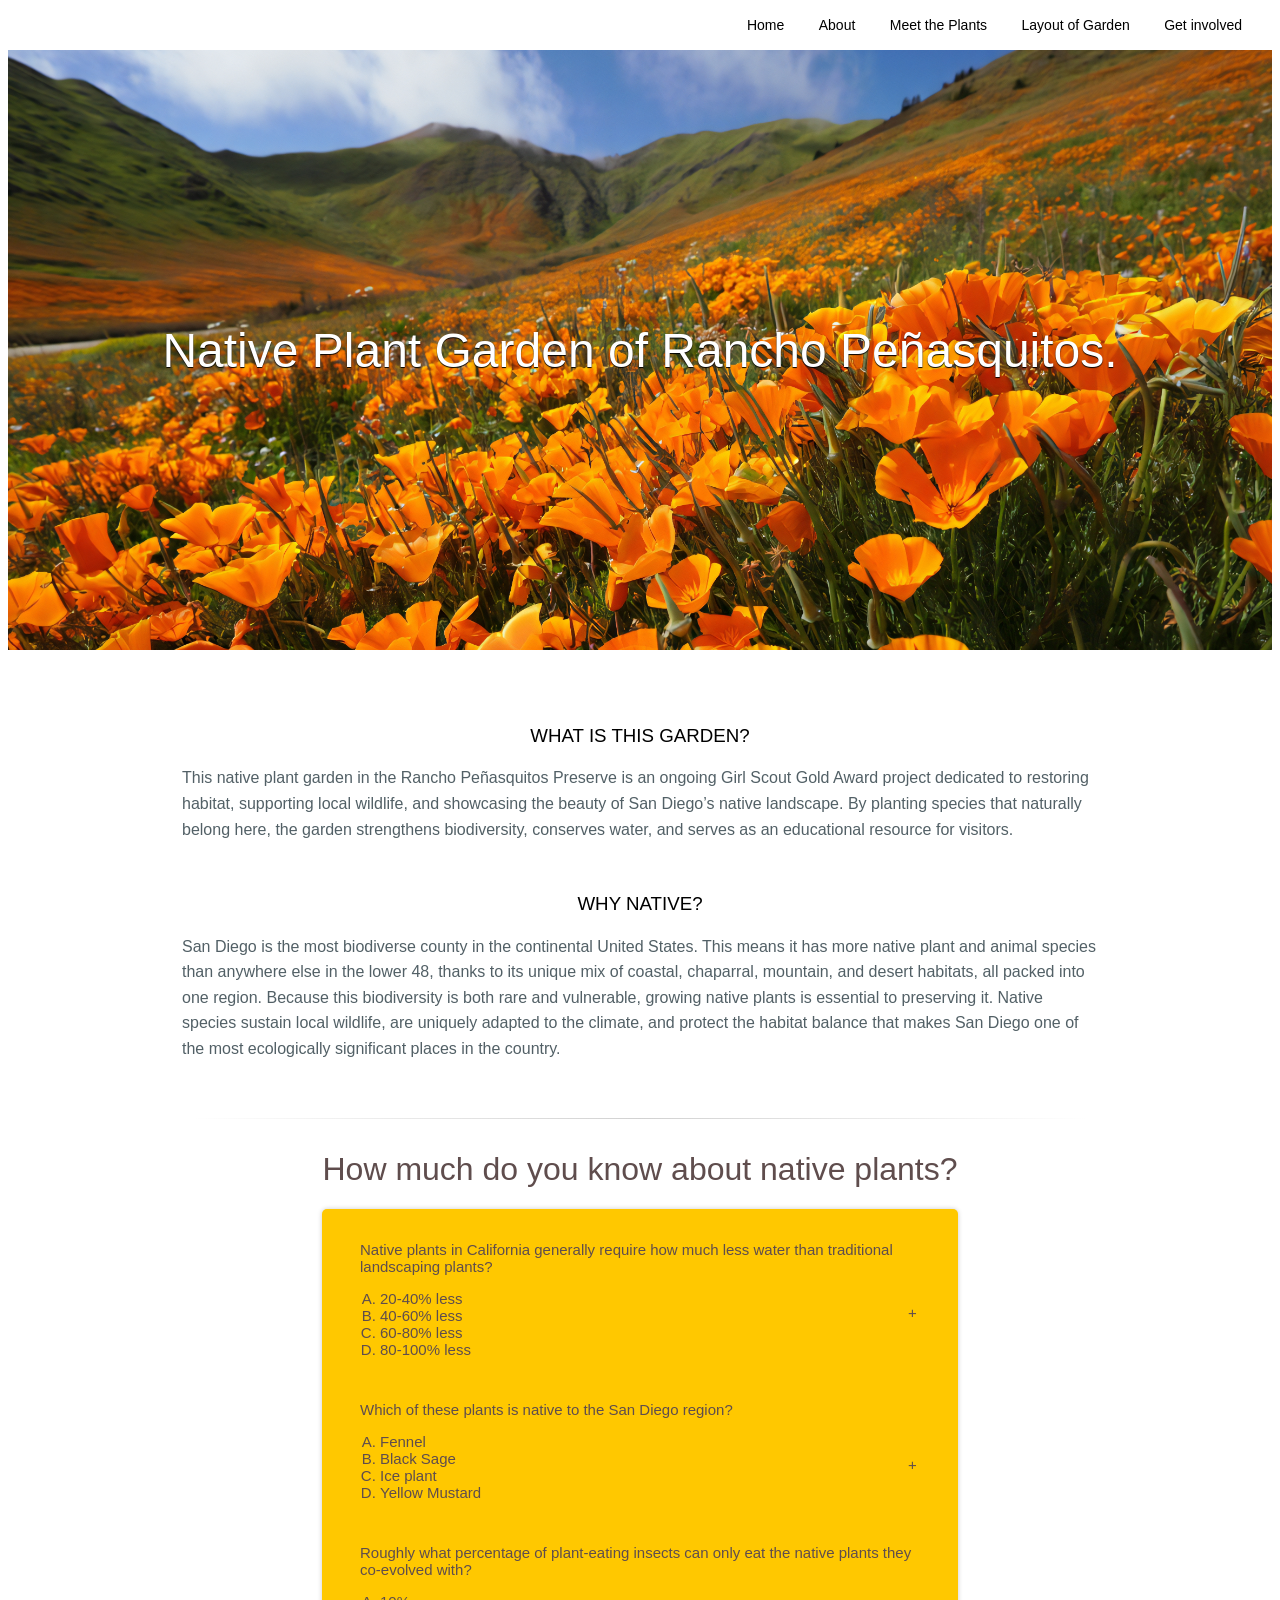
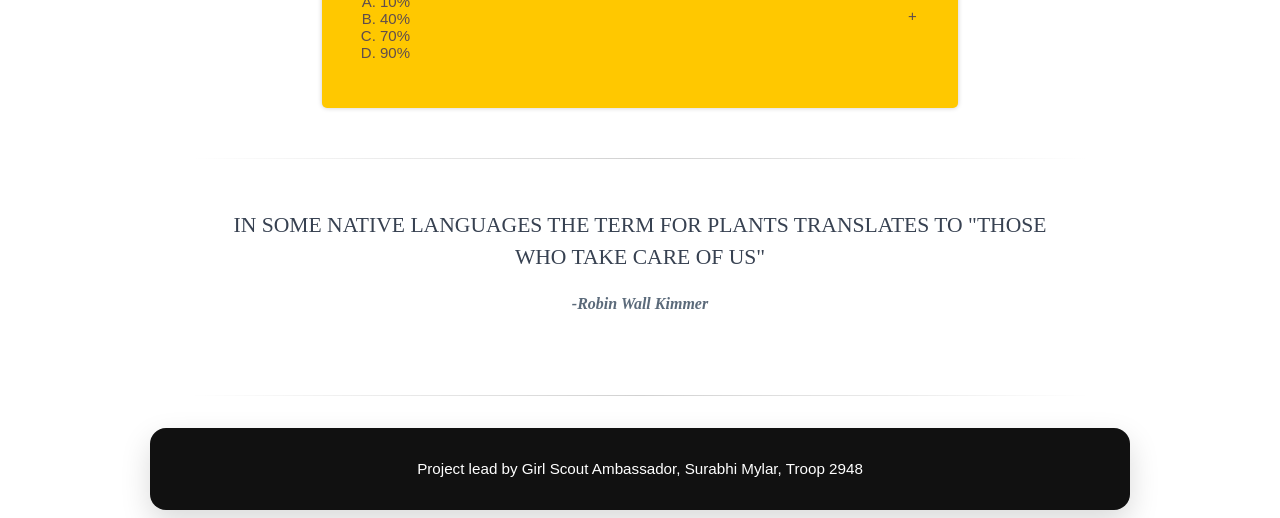
<file: index.html>
<!doctype html>
<html lang="en">
<head>
    <meta charset="utf-8">
    <meta name="viewport" content="width=device-width, initial-scale=1.0">
    <title>Native Plant Garden of Rancho Peñasquitos</title>
    <link rel="stylesheet" href="new.css">
    <link rel="stylesheet" href="new.css">
    <link rel="stylesheet" href="new.css">
</head>
<body>

<div class=" container">
    <div class = "navbar">
        <!-- <img src = "image file ( logo)" -->
         <nav>
            <ul>
                <li><a href="index.html"> Home</a></li>
                <li><a href="2About/about.html"> About</a></li>
                <li><a href="3Meet the Plants/meetThePlants.html">Meet the Plants</a></li>
                <li><a href="4Layout/layout.html"> Layout of Garden</a></li>
                <li><a href="5getInvolved/getInvolved.html"> Get involved</a></li>
            </ul>
         </nav>
    </div>
   
</div>

<div class="banner">
    <h1 class="banner-head">
        Native Plant Garden of Rancho Peñasquitos.<br>
        
    </h1>

            
            </div>
        </div>

    <div class="information pure-g">
        <div class="pure-u-1 pure-u-md-1-2">
            <div class="l-box">
                <h3 class="information-head">What is this garden?</h3>
                <p>
                    This native plant garden in the Rancho Peñasquitos Preserve is an ongoing Girl Scout Gold Award project dedicated to restoring habitat, supporting local wildlife, and showcasing the beauty of San Diego’s native landscape. By planting species that naturally belong here, the garden strengthens biodiversity, conserves water, and serves as an educational resource for visitors. 
                </p>
            </div>
        </div>

        <div class="pure-u-1 pure-u-md-1-2">
            <div class="l-box">
                <h3 class="information-head">Why Native?</h3>
                <p>
                   San Diego is the most biodiverse county in the continental United States. This means it has more native plant and animal species than anywhere else in the lower 48, thanks to its unique mix of coastal, chaparral, mountain, and desert habitats, all packed into one region.
Because this biodiversity is both rare and vulnerable, growing native plants is essential to preserving it. Native species sustain local wildlife, are uniquely adapted to the climate, and protect the habitat balance that makes San Diego one of the most ecologically significant places in the country.

                </p>
            </div>
        </div>
<hr>

<h1> How much do you know about native plants?</h1>
<div class="accordion"> 
    <div>
        <input type="checkbox" name="Trivia" id="question1" class="accordion__input">
        <label for="question1" class="accordion__label">Native plants in California generally require how much less water than traditional landscaping plants?
            <ol>
                <li>20-40% less</li>
                <li>40-60% less</li>
                <li>60-80% less</li>
                <li>80-100% less</li>
            </ol>
        </label>
<div class="accordion__content">
            <p>
               Correct Answer: C
               <br> Native plants are adapted to the local climate and soil conditions, allowing them to thrive with significantly less water than non-native landscaping plants. By choosing native species, gardeners can conserve water, reduce maintenance, and create a more sustainable and resilient landscape that supports local wildlife.
            </p>
        </div>
    </div>
 <div>
        <input type="checkbox" name="Trivia" id="question2" class="accordion__input">
        <label for="question2" class="accordion__label">Which of these plants is native to the San Diego region?
            <ol>
                <li>Fennel</li>
                <li>Black Sage</li>
                <li>Ice plant</li>
                <li>Yellow Mustard</li>
            </ol>
        </label>
        <div class="accordion__content">
            <p>
               Correct Answer: B 
               <br>Black Sage (Salvia mellifera) is a native plant that thrives in the San Diego region. It is a fragrant shrub that produces beautiful purple flowers, attracting pollinators like bees and butterflies. Black Sage is well-adapted to the local climate and plays a crucial role in supporting the biodiversity of the area. </p>
        </div>

    </div>
     <div>
        <input type="checkbox" name="Trivia" id="question3" class="accordion__input">
        <label for="question3" class="accordion__label">Roughly what percentage of plant-eating insects can only eat the native plants they co-evolved with?
            <ol>
                <li>10%</li>
                <li>40%</li>
                <li>70%</li>
                <li>90%</li>
            </ol>
        </label>
        
<div class="accordion__content">
            <p>
                Correct Answer: C 
                <br>Many insects have developed specialized relationships with specific native plants over thousands of years, relying on them for food and habitat. When non-native plants are introduced, these insects may struggle to survive, leading to declines in their populations and disrupting the local ecosystem.
            </p>
        </div>
    </div>
</div>
<br>
<hr>
<br>
<h2 id="Quote">In some Native languages the term for plants translates to "those who take care of us"</h2>
<h4 id="Author">-Robin Wall Kimmer</h4>
<br>
<hr>
<div class="footer l-box">
    <p>
        Project lead by Girl Scout Ambassador, Surabhi Mylar, Troop 2948
    </p>
</div>
  
</body>
</html>
</file>
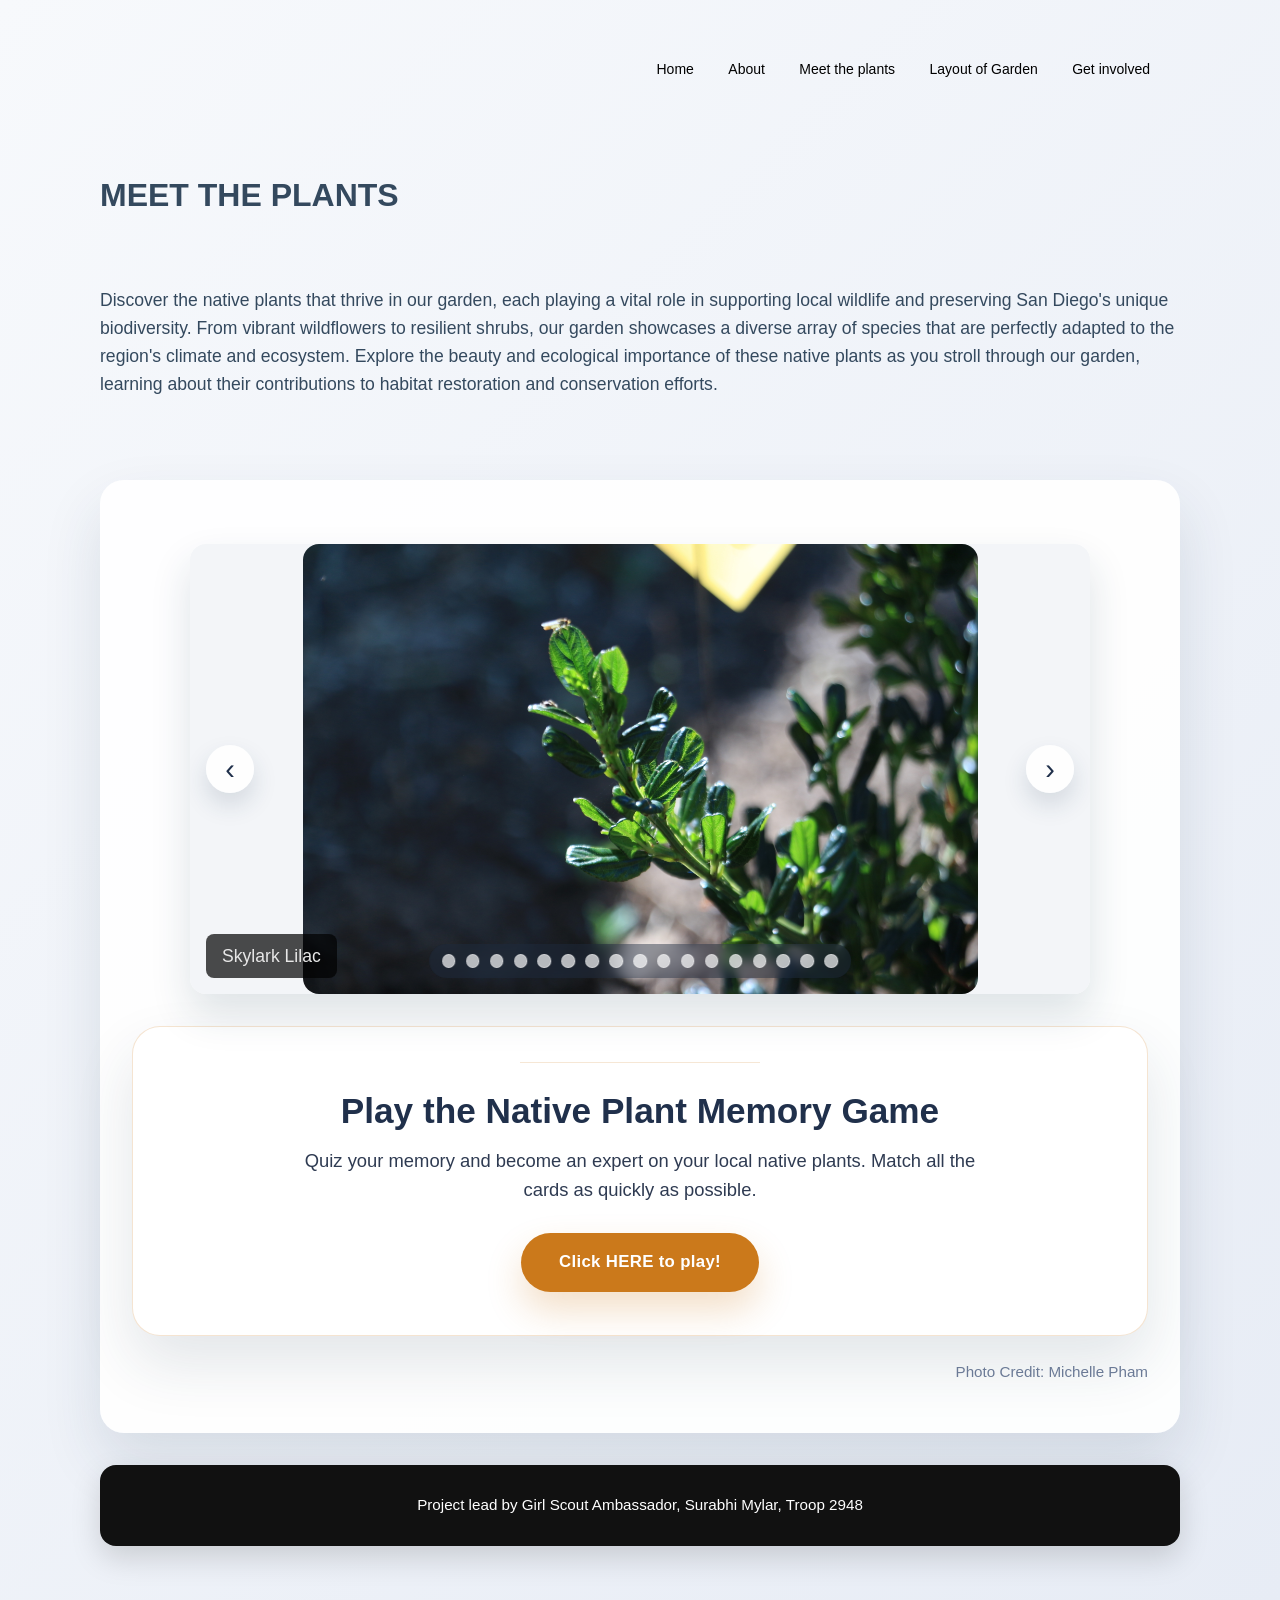
<file: 3Meet the Plants/meetThePlants.html>
<!DOCTYPE html>
<html lang="en">
  <head>
    <meta charset="utf-8" />
    <meta name="viewport" content="width=device-width, initial-scale=1.0" />
    <meta name="description" content="A layout example that shows off a responsive photo gallery." />
    <link rel="stylesheet" href="meetThePlants.css" />
    <title>Meet the Plants</title>
  </head>
  <body>
    <div class="container">
      <div class="navbar">
        <nav>
          <ul>
            <li><a href="../index.html">Home</a></li>
            <li><a href="../2About/about.html">About</a></li>
            <li><a href="../3Meet the Plants/meetThePlants.html">Meet the plants</a></li>
            <li><a href="../4Layout/layout.html">Layout of Garden</a></li>
            <li><a href="../5getInvolved/getInvolved.html">Get involved</a></li>
          </ul>
        </nav>
      </div>
      <br>
      <br>
    <h1>MEET THE PLANTS</h1>
    <br>
    <h3>Discover the native plants that thrive in our garden, each playing a vital role in supporting local wildlife and preserving San Diego's unique biodiversity. From vibrant wildflowers to resilient shrubs, our garden showcases a diverse array of species that are perfectly adapted to the region's climate and ecosystem. Explore the beauty and ecological importance of these native plants as you stroll through our garden, learning about their contributions to habitat restoration and conservation efforts.</h3>
    <br>
    <section class="plant-highlights">
      <div class="slider-wrapper">
        <button class="slider-arrow slider-arrow--prev" type="button" aria-label="Previous plant">‹</button>
        <div class="slider">
          <div class="slide">
            <img src="Skylark lilac.JPG" alt="Skylark Lilac" id="slide-1" />
            <div class="caption">Skylark Lilac</div>
          </div>
          <div class="slide">
            <img src="Poppy1.JPG" alt="Poppy" id="slide-2" />
            <div class="caption">Poppy</div>
          </div>
          <div class="slide">
            <img src="Poppy2.JPG" alt="Poppy" id="slide-3" />
            <div class="caption">Poppy</div>
          </div>
          <div class="slide">
            <img src="Poppy3.JPG" alt="Poppy" id="slide-4" />
            <div class="caption">Poppy</div>
          </div>
          <div class="slide">
            <img src="Cleaveland Sage1.JPG" alt="Cleveland Sage" id="slide-5" />
            <div class="caption">Cleveland Sage</div>
          </div>
          <div class="slide">
            <img src="Cleaveland Sage2.JPG" alt="Cleveland Sage" id="slide-6" />
            <div class="caption">Cleveland Sage</div>
          </div>
          <div class="slide">
            <img src="Cleaveland Sage3.JPG" alt="Cleveland Sage" id="slide-7" />
            <div class="caption">Cleveland Sage</div>
          </div>
          <div class="slide">
            <img src="Cleavelandsage4.JPG" alt="Cleveland Sage" id="slide-8" />
            <div class="caption">Cleveland Sage</div>
          </div>
          <div class="slide">
            <img src="Monkey flower.JPG" alt="Monkey Flower" id="slide-9" />
            <div class="caption">Monkey Flower</div>
          </div>
          <div class="slide">
            <img src="Monkeyflower2.JPG" alt="Monkey Flower" id="slide-10" />
            <div class="caption">Monkey Flower</div>
          </div>
          <div class="slide">
            <img src="Blue eyed grass.JPG" alt="Blue Eyed Grass" id="slide-11" />
            <div class="caption">Blue Eyed Grass</div>
          </div>
          <div class="slide">
            <img src="WhiteSage.JPG" alt="White Sage" id="slide-12" />
            <div class="caption">White Sage</div>
          </div>
          <div class="slide">
            <img src="WoodlandStrawberry.JPG" alt="Woodland Strawberry" id="slide-13" />
            <div class="caption">Woodland Strawberry</div>
          </div>
          <div class="slide">
            <img src="Sycamore.JPG" alt="Sycamore" id="slide-14" />
            <div class="caption">Sycamore</div>
          </div>
          <div class="slide">
            <img src="Sycamore2.JPG" alt="Sycamore" id="slide-15" />
            <div class="caption">Sycamore</div>
          </div>
          <div class="slide">
            <img src="Cottonwood1.JPG" alt="Cottonwood" id="slide-16" />
            <div class="caption">Cottonwood</div>
          </div>
          <div class="slide">
            <img src="Cottonwood2.JPG" alt="Cottonwood" id="slide-17" />
            <div class="caption">Cottonwood</div>
          </div>
        </div>
        <button class="slider-arrow slider-arrow--next" type="button" aria-label="Next plant">›</button>
        <div class="slider-nav">
          <a href="#slide-1"></a>
          <a href="#slide-2"></a>
          <a href="#slide-3"></a>
          <a href="#slide-4"></a>
          <a href="#slide-5"></a>
          <a href="#slide-6"></a>
          <a href="#slide-7"></a>
          <a href="#slide-8"></a>
          <a href="#slide-9"></a>
          <a href="#slide-10"></a>
          <a href="#slide-11"></a>
          <a href="#slide-12"></a>
          <a href="#slide-13"></a>
          <a href="#slide-14"></a>
          <a href="#slide-15"></a>
          <a href="#slide-16"></a>
          <a href="#slide-17"></a>
        </div>
      </div>
      <div class="game-cta-panel">
        <hr class="game-divider" />
        <div class="game-cta-content">
          <h2>Play the Native Plant Memory Game</h2>
          <p class="game-intro">Quiz your memory and become an expert on your local native plants. Match all the cards as quickly as possible.</p>
          <div class="game-link-wrapper">
            <a class="game-button" href="Plant%20Game/plantGame.html">Click HERE to play!</a>
          </div>
        </div>
      </div>
      <p class="photo-credit">Photo Credit: Michelle Pham</p>
    </section>
<div class="footer l-box">
    <p>
        Project lead by Girl Scout Ambassador, Surabhi Mylar, Troop 2948
    </p>
</div>
  </div>
  <script>
    const slider = document.querySelector('.slider');
    const prevButton = document.querySelector('.slider-arrow--prev');
    const nextButton = document.querySelector('.slider-arrow--next');

    if (slider && prevButton && nextButton) {
      const scrollDistance = slider.clientWidth;

      prevButton.addEventListener('click', () => {
        slider.scrollBy({ left: -scrollDistance, behavior: 'smooth' });
      });
      nextButton.addEventListener('click', () => {
        slider.scrollBy({ left: scrollDistance, behavior: 'smooth' });
      });
    }
  </script>
  </body>
</html>
</file>
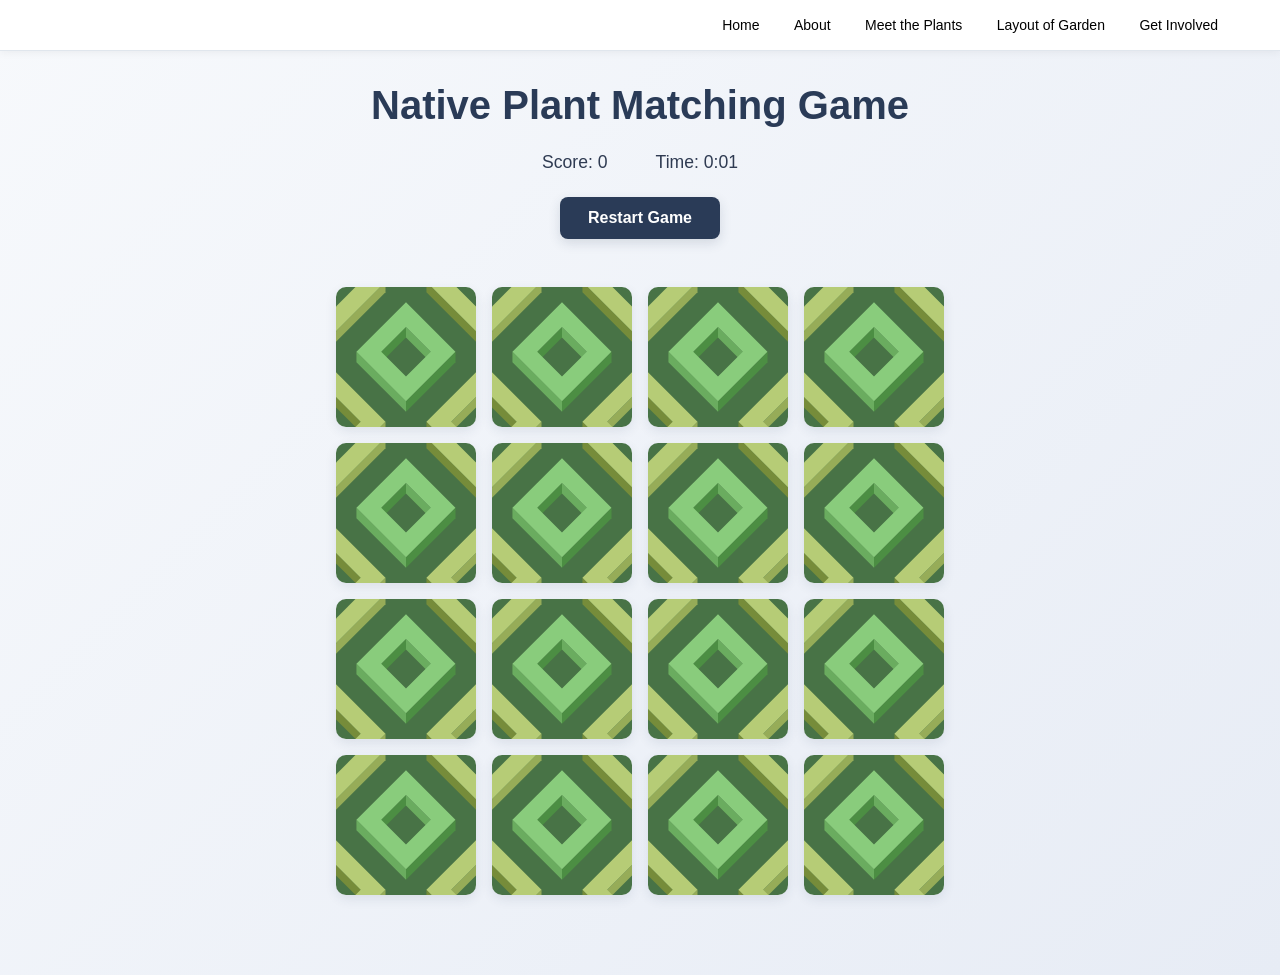
<file: 3Meet the Plants/Plant Game/plantGame.html>
<!DOCTYPE html>
<html lang="en">
    <head>
        <meta charset="UTF-8">
        <meta name="viewport" content="width=device-width, initial-scale=1.0">
        <title>Native Plant Matching Game</title>
        <link rel="stylesheet" href="style.css">
    </head>
    <body>
        <div class="navbar">
            <nav>
                <ul>
                    <li><a href="../../index.html">Home</a></li>
                    <li><a href="../../2About/about.html">About</a></li>
                    <li><a href="../meetThePlants.html">Meet the Plants</a></li>
                    <li><a href="../../4Layout/layout.html">Layout of Garden</a></li>
                    <li><a href="../../5getInvolved/getInvolved.html">Get Involved</a></li>
                </ul>
            </nav>
        </div>
        
        <div class="container">
            <h1>Native Plant Matching Game</h1>
            
            <div class="stats">
                <p>Score: <span class="score">0</span></p>
                <p>Time: <span class="timer">0:00</span></p>
            </div>
            
            <div class="actions">
                <button onclick="restart()">Restart Game</button>
            </div>
            
            <div class="grid-container"></div>
        </div>
        
        <div class="congratulations-modal" id="congratsModal">
            <div class="modal-content">
                <div class="modal-header">⭐ Congratulations! ⭐</div>
                <div class="modal-body">
                    <p>You completed the game in <span id="finalTime">0:00</span>seconds!</p>
                </div>
                <div class="modal-footer">
                    <button onclick="closeCongratsModal()">Play Again</button>
                </div>
            </div>
        </div>
        
        <script src="index.js"></script>
    </body>
</html>
</file>
<file: new.css>
/*
 * -- BASE STYLES --
 * Most of these are inherited from Base, but I want to change a few.
 */
body {
  color: #526066;
  font-family: 'Inter', 'Segoe UI', Tahoma, Geneva, Verdana, sans-serif;
}

h2,
h3 {
  text-transform: uppercase;
  text-align: center;
  font-weight: 600;
}

p {
  line-height: 1.6em;
}

/*
 * -- Layout Styles --
 */
.l-content {
  margin: 0 auto;
}

.l-box {
  padding: 0.5em 2em;
}

/*
 * -- MENU STYLES --
 * Make the menu have a very faint box-shadow.
 */
.pure-menu {
  box-shadow: 0 1px 1px rgba(0, 0, 0, 0.1);
}

.pure-menu-link {
  padding: 0.5em 0.7em;
}

/*
 * -- BANNER --
 * The top banner with the headings. By using a combination
 * of `display: table;` and `display: table-cell;`, we can
 * vertically center the text.
 */

.banner {
  background: transparent
    url("banner.jpg")
    0 0 no-repeat fixed;
  text-align: center;
  background-size: cover;
  filter: progid:DXImageTransform.Microsoft.AlphaImageLoader(src='banner.jpg', sizingMethod='scale');

  height: 300px;
  width: 100%;
  margin-bottom: 3em;
  display: table;
}

.banner-head {
  display: table-cell;
  vertical-align: middle;
  margin-bottom: 0;
  font-size: 2em;
  color: white;
  font-weight: 500;
  text-shadow: 0 1px 1px black;
}

/*
 * -- PRICING TABLE WRAPPER --
 * This element wraps up all the pricing table elements
 */
.pricing-tables,
.information {
  max-width: 980px;
  margin: 0 auto;
}
.pricing-tables {
  margin-bottom: 3.125em;
  text-align: center;
}

/*
 * -- PRICING TABLE  --
 * Every pricing table has the .pricing-table class
 */
.pricing-table {
  border: 1px solid #ddd;
  margin: 0 0.5em 2em;
  padding: 0 0 3em;
}

/*
 * -- PRICING TABLE HEADER COLORS --
 * Choose a different color based on the type of pricing table.
 */

/*
 * -- PRICING TABLE HEADER --
 * By default, a header is black/white, and has some styles for its <h2> name.
 */
.pricing-table-header {
  background: #111;
  color: #fff;
}
.pricing-table-header h2 {
  margin: 0;
  padding-top: 2em;
  font-size: 1em;
  font-weight: normal;
}

/*
 * -- PRICING TABLE PRICE --
 * Styles for the price and the corresponding <span>per month</span>
 */
.pricing-table-price {
  font-size: 6em;
  margin: 0.2em 0 0;
  font-weight: 100;
}
.pricing-table-price span {
  display: block;
  text-transform: uppercase;
  text-align: center;
  font-size: 0.2em;
  padding-bottom: 2em;
  font-weight: 400;
  color: rgba(255, 255, 255, 0.5);
  color: #fff;
}

/*
 * -- PRICING TABLE LIST --
 * Each pricing table has a <ul> which is denoted by the .pricing-table-list class
 */
.pricing-table-list {
  list-style-type: none;
  margin: 0;
  padding: 0;
  text-align: center;
}

/*
 * -- PRICING TABLE LIST ELEMENTS --
 * Styles for the individual list elements within each pricing table
 */
.pricing-table-list li {
  padding: 0.8em 0;
  background: #f7f7f7;
  border-bottom: 1px solid #e7e7e7;
}

/*
 * -- PRICING TABLE BUTTON --
 * Styles for the "Choose" button at the bottom of a pricing table.
 * This inherits from Pure Button.
 */
.button-choose {
  border: 1px solid #ccc;
  background: #fff;
  color: #333;
  border-radius: 2em;
  font-weight: bold;
  position: relative;
  bottom: -1.5em;
}

.information-head {
  color: black;
  font-weight: 500;
}

/*
 * -- TABLET MEDIA QUERIES --
 * On tablets, we want to slightly adjust the size of the banner
 * text and add some vertical space between the various pricing tables
 */
@media (min-width: 767px) {
  .banner-head {
    font-size: 4em;
  }
  .pricing-table {
    margin-bottom: 0;
  }
}

/*
 * -- PHONE MEDIA QUERIES --
 * On phones, we want to reduce the height and font-size of the banner further
 */
@media (min-width: 480px) {
  .banner {
    height: 600px;
  }
  .banner-head {
    font-size: 3em;
  }
}

nav{
flex:1;
text-align:right;
}
nav ul li{
  list-style: none;
  display:inline-block;
  margin-right: 30px;
  text-decoration-color: #000;
}
nav ul li a{
  text-decoration:none;
  color:#000;
  font-size:14px;
}
nav ul li a:hover{
  color:#cb791b;
}
.accordion {
  max-width: 600px;
  display: block;
  margin:0 auto;
  box-shadow: 0 0 5px rgba(0, 0, 0, 0.2);
  border-radius: 5px;
  overflow: hidden;
  background-color: #ffc800;
  color: #444;
  cursor: pointer;
  padding: 18px;
  width: 100%;
  border: none;
  text-align: left;
  outline: none;
  font-size: 15px;
  transition: 0.4s;
}
.accordion__label,
.accordion__content {
  padding:14px 20px;
  display: block;
  text-align: left;
  /* align-items: center; */
}
.accordion__label {
  display:block;
  color:#5f4d4d;
  font-weight:500;
  cursor: pointer;
  position: relative;
  transition: background 0.1s;
}
.accordion__label:hover {
  background-color: #f6efd5;
}
ol{
  list-style-type:upper-alpha;
  padding-left: 20px;
}
.accordion__label::after{
  content:" + ";
  position: absolute;
  top:50%;
  transform: translateY(-50%);
  right:20px;
  width:12px;
  height:6px;
}
.accordion__content {
  background:#fff;
  line-height:1.5em;
  font-size:0.85em;
  display:none;
}
.accordion__input{
  display:none;
}
.accordion__input:checked ~ .accordion__content{
  display:block;
}
h1{
  text-align:center;
  color:#5f4d4d;
  font-weight:500;
}
#Quote{
    text-align: center;
    font-family: Georgia, 'Times New Roman', Times, serif;
    font-weight: 500;
    color: #374151;
    font-size: 1.35rem;
    line-height: 1.5;
    max-width: 850px;
    margin: 0 auto 0.5rem;
}
#Author{
    text-align: center;
    font-family: Georgia, 'Times New Roman', Times, serif;
    font-style: italic;
    color: #5b6a7a;
    margin-bottom: 2rem;
}
.footer {
  background: #111;
  color: #fff;
  text-align: center;
  padding: 1.8rem 1rem;
  font-size: 0.95rem;
  border-radius: 1rem;
  margin-top: 2rem;
  box-shadow: 0 12px 30px rgba(0, 0, 0, 0.15);
}
.footer p {
  margin: 0;
  color: #fff;
}
.footer a {
  color: #ddd;
}
hr {
  border: none;
  height: 1px;
  background: linear-gradient(90deg, rgba(0,0,0,0), rgba(0,0,0,0.18), rgba(0,0,0,0));
  margin: 2rem auto;
  max-width: 900px;
}
</file>
<file: 3Meet the Plants/meetThePlants.css>
/*
 * -- BASE STYLES --
 * Most of these are inherited from Base, but I want to change a few.
 */
*{
    /* margin: 0;
    padding: 0;
    box-sizing: border-box; */
}

body {
    font-family: 'Inter', 'Segoe UI', Tahoma, Geneva, Verdana, sans-serif;
    font-size: 16px;
    line-height: 1.6;
    color: #2f3b52;
    background: linear-gradient(135deg, #f7f9fc 0%, #e7ecf5 100%);
    min-height: 100vh;
}

.container {
    padding: 2rem 1rem 3rem;
    max-width: 1080px;
    margin: 0 auto;
}

h1, h2, h3, h4, h5, h6, h1 {
    color: #2a3b57;
}

p {
    margin-bottom: 1rem;
}

h3 {
    font-size: 1.1rem;
    color: #34495e;
    font-weight: 400;
    margin-bottom: 1.5rem;
}

.slider-wrapper {
    position: relative;
    max-width: 900px;
    margin: 2rem auto;
    border-radius: 1rem;
    overflow: hidden;
    box-shadow: 0 20px 40px rgba(31, 61, 86, 0.14);
}
.slider-arrow {
    position: absolute;
    top: 50%;
    transform: translateY(-50%);
    width: 3rem;
    height: 3rem;
    border: none;
    border-radius: 50%;
    background: rgba(255,255,255,0.9);
    color: #20304b;
    font-size: 1.8rem;
    cursor: pointer;
    box-shadow: 0 12px 24px rgba(31, 61, 86, 0.15);
    display: flex;
    align-items: center;
    justify-content: center;
    transition: transform 0.2s ease, background 0.2s ease, box-shadow 0.2s ease;
    z-index: 5;
}
.slider-arrow:hover {
    transform: translateY(-50%) scale(1.05);
    background: rgba(255,255,255,1);
}
.slider-arrow--prev {
    left: 1rem;
}
.slider-arrow--next {
    right: 1rem;
}
.slider {
    display: flex;
    overflow-x: auto;
    scroll-snap-type: x mandatory;
    scroll-behavior: smooth;
    -webkit-overflow-scrolling: touch;
    scrollbar-width: none;
    position: relative;
}

.slider {
    display: flex;
    overflow-x: auto;
    scroll-snap-type: x mandatory;
    scroll-behavior: smooth;
    -webkit-overflow-scrolling: touch;
    scrollbar-width: none;
}

.slider::-webkit-scrollbar {
    display: none;
}

.slide {
    flex: 0 0 100%;
    position: relative;
    scroll-snap-align: start;
    min-height: 450px;
    display: flex;
    align-items: center;
    justify-content: center;
    background: #f3f5f8;
}

.slider img {
    max-width: 100%;
    max-height: 450px;
    width: auto;
    height: auto;
    object-fit: contain;
    transition: transform 0.4s ease;
    border-radius: 1rem;
}

.slider img:hover {
    transform: scale(1.02);
}

.caption {
    position: absolute;
    bottom: 1rem;
    left: 1rem;
    background: rgba(0, 0, 0, 0.7);
    color: rgb(231, 231, 231);
    padding: 0.5rem 1rem;
    border-radius: 0.5rem;
    font-size: 1.1rem;
    font-weight: 500;
}

.slider-nav {
    display: flex;
    flex-wrap: wrap;
    gap: 0.65rem;
    position: absolute;
    bottom: 1rem;
    left: 50%;
    transform: translateX(-50%);
    z-index: 2;
    padding: 0.65rem 0.8rem;
    background: rgba(33, 46, 66, 0.45);
    border-radius: 999px;
    backdrop-filter: blur(6px);
    justify-content: center;
    max-width: 92%;
}

.slider-nav a {
    width: 0.72rem;
    height: 0.72rem;
    border-radius: 50%;
    background-color: rgba(255, 255, 255, 0.85);
    opacity: 0.8;
    transition: all 0.3s ease;
    cursor: pointer;
    border: 1px solid rgba(255, 255, 255, 0.96);
}

.slider-nav a:hover,
.slider-nav a:focus {
    opacity: 1;
    transform: scale(1.15);
}

.slider-nav a:target,
.slider-nav a:active {
    background-color: #f7f9fc;
}

.plant-highlights {
    background: rgba(255, 255, 255, 0.92);
    border-radius: 1.5rem;
    padding: 2rem;
    margin: 2rem auto;
    box-shadow: 0 28px 60px rgba(31, 61, 86, 0.12);
    max-width: 1080px;
}

.photo-credit {
    text-align: right;
    font-size: 0.95rem;
    color: #6b7a96;
    margin-top: 1.5rem;
}

.game-cta-panel {
  background: #fff;
  border: 1px solid rgba(203, 121, 27, 0.2);
  border-radius: 1.75rem;
  padding: 2.2rem 1.8rem;
  margin-top: 2rem;
  box-shadow: 0 28px 60px rgba(31, 61, 86, 0.12);
}

.game-cta-content {
  max-width: 760px;
  margin: 0 auto;
}

.game-divider {
  border: 0;
  height: 1px;
  background: rgba(203, 121, 27, 0.18);
  margin: 0 auto 1.8rem;
  max-width: 240px;
}

.game-cta-panel h2 {
  text-align: center;
  font-size: 2.2rem;
  font-weight: 800;
  line-height: 1.05;
  margin-bottom: 1rem;
  color: #20304b;
}

.game-intro {
  text-align: center;
  font-size: 1.15rem;
  color: #2f3b52;
  margin: 0 auto 1.8rem;
  max-width: 720px;
}

.game-link-wrapper {
  text-align: center;
  margin: 0 0 0.5rem;
}

.game-button {
  display: inline-block;
  background: #cb791b;
  color: white;
  text-decoration: none;
  padding: 1rem 2.4rem;
  border-radius: 999px;
  font-weight: 700;
  font-size: 1.05rem;
  letter-spacing: 0.02em;
  box-shadow: 0 18px 36px rgba(203, 121, 27, 0.24);
  transition: transform 0.2s ease, box-shadow 0.2s ease, background 0.2s ease;
}

.game-button:hover,
.game-button:focus {
  transform: translateY(-1px);
  background: #d18f41;
  box-shadow: 0 18px 34px rgba(203, 121, 27, 0.22);
}

.footer {
  background: #111;
  color: #fff;
  text-align: center;
  padding: 1.8rem 1rem;
  font-size: 0.95rem;
  border-radius: 1rem;
  margin-top: 2rem;
  box-shadow: 0 12px 30px rgba(0, 0, 0, 0.15);
}

.footer p {
  margin: 0;
  color: #fff;
}
.footer a {
  color: #ddd;
}
  color: #fff;
}

p{
    text-align: center;
}
nav ul li{
  list-style: none;
  display:inline-block;
  margin-right: 30px;
  text-decoration-color: #000;
}
nav ul li a{
  text-decoration:none;
  color:#000;
  font-size:14px;
}
nav ul li a:hover{
  color:#cb791b;
}

.pure-menu-link {
    padding: 1em .7em;
}

h1,
h2,
h3,
h4,
h5,
h6,
label {
    color: #34495e;
}

.pure-img-responsive {
    max-width: 100%;
    height: auto;
}

.photo-box, .text-box {
    overflow: hidden;
    position: relative;
    height: 250px;
    text-align: center;
}

nav{
flex:1;
text-align:right;
}
nav ul li{
  list-style: none;
  display:inline-block;
  margin-right: 30px;
  text-decoration-color: #000;
}
nav ul li a{
  text-decoration:none;
  color:#000;
  font-size:14px;
}
nav ul li a:hover{
  color:#cb791b;
}
</file>
<file: 3Meet the Plants/Plant Game/style.css>
* {
  margin: 0;
  padding: 0;
  box-sizing: border-box;
}

body {
  font-family: 'Inter', 'Segoe UI', Tahoma, Geneva, Verdana, sans-serif;
  min-height: 100vh;
  background: linear-gradient(135deg, #f7f9fc 0%, #e7ecf5 100%);
  color: #2f3b52;
}

/* Navigation */
nav {
  flex: 1;
  text-align: right;
}

nav ul li {
  list-style: none;
  display: inline-block;
  margin-right: 30px;
}

nav ul li a {
  text-decoration: none;
  color: #000;
  font-size: 14px;
  font-weight: 500;
  transition: color 0.3s ease;
}

nav ul li a:hover {
  color: #cb791b;
}

.navbar {
  display: flex;
  align-items: center;
  padding: 1rem 2rem;
  background: white;
  box-shadow: 0 2px 8px rgba(0, 0, 0, 0.05);
  border-bottom: 1px solid #e0e6ed;
}

.container {
  padding: 2rem 1rem;
  max-width: 1080px;
  margin: 0 auto;
}

h1 {
  text-align: center;
  font-weight: 600;
  font-size: 2.5rem;
  color: #2a3b57;
  margin-bottom: 1.5rem;
}

p {
  text-align: center;
  font-size: 1.1rem;
  font-weight: 500;
  color: #2f3b52;
}

.stats {
  display: flex;
  justify-content: center;
  gap: 3rem;
  margin-bottom: 1.5rem;
  flex-wrap: wrap;
}

.stats p {
  margin: 0;
}

.actions {
  display: flex;
  justify-content: center;
  margin-bottom: 30px;
}

.actions button {
  padding: 12px 28px;
  font-size: 1rem;
  font-weight: 600;
  border-radius: 8px;
  background-color: #2a3b57;
  color: white;
  border: none;
  cursor: pointer;
  transition: all 0.3s ease;
  box-shadow: 0 4px 12px rgba(42, 59, 87, 0.15);
}

.actions button:hover {
  background-color: #cb791b;
  transform: translateY(-2px);
  box-shadow: 0 6px 16px rgba(203, 121, 27, 0.2);
}

.grid-container {
  display: grid;
  justify-content: center;
  grid-gap: 16px;
  grid-template-columns: repeat(4, 140px);
  grid-template-rows: auto;
  margin: 2rem 0;
  padding: 1rem;
}

.card-wrapper {
  display: flex;
  flex-direction: column;
  align-items: center;
  gap: 0.5rem;
}

.card-label {
  display: none;
}

.card {
  width: 140px;
  height: 140px;
  border-radius: 12px;
  background-color: white;
  position: relative;
  transform-style: preserve-3d;
  transition: all 0.5s ease-in-out;
  cursor: pointer;
  box-shadow: 0 4px 12px rgba(42, 59, 87, 0.1);
}

.front-image {
  width: 100px;
  height: 100px;
  object-fit: cover;
  border-radius: 8px;
}

.front-text {
  font-size: 0.8rem;
  font-weight: 400;
  color: #2a3b57;
  text-align: center;
  word-wrap: break-word;
  max-width: 130px;
}

.card.flipped {
  transform: rotateY(180deg);
}

.front, .back {
    backface-visibility: hidden;
    position: absolute;
    border-radius: 10px;
    top: 0;
    left: 0;
    height: 100%;
    width: 100%;
}

.card .front {
  display: flex;
  flex-direction: column;
  justify-content: center;
  align-items: center;
  gap: 0.5rem;
  padding: 0.5rem;
}

.card .back {
  background-color: #487346;
  background-image: url("data:image/svg+xml,%3Csvg xmlns='http://www.w3.org/2000/svg' width='200' height='200' viewBox='0 0 200 200'%3E%3Cg %3E%3Cpolygon fill='%234c8e43' points='100 57.1 64 93.1 71.5 100.6 100 72.1'/%3E%3Cpolygon fill='%236aac5f' points='100 57.1 100 72.1 128.6 100.6 136.1 93.1'/%3E%3Cpolygon fill='%234c8e43' points='100 163.2 100 178.2 170.7 107.5 170.8 92.4'/%3E%3Cpolygon fill='%236aac5f' points='100 163.2 29.2 92.5 29.2 107.5 100 178.2'/%3E%3Cpath fill='%2389CC7C' d='M100 21.8L29.2 92.5l70.7 70.7l70.7-70.7L100 21.8z M100 127.9L64.6 92.5L100 57.1l35.4 35.4L100 127.9z'/%3E%3Cpolygon fill='%23768c3a' points='0 157.1 0 172.1 28.6 200.6 36.1 193.1'/%3E%3Cpolygon fill='%2396ac58' points='70.7 200 70.8 192.4 63.2 200'/%3E%3Cpolygon fill='%23B6CC76' points='27.8 200 63.2 200 70.7 192.5 0 121.8 0 157.2 35.3 192.5'/%3E%3Cpolygon fill='%2396ac58' points='200 157.1 164 193.1 171.5 200.6 200 172.1'/%3E%3Cpolygon fill='%23768c3a' points='136.7 200 129.2 192.5 129.2 200'/%3E%3Cpolygon fill='%23B6CC76' points='172.1 200 164.6 192.5 200 157.1 200 157.2 200 121.8 200 121.8 129.2 192.5 136.7 200'/%3E%3Cpolygon fill='%23768c3a' points='129.2 0 129.2 7.5 200 78.2 200 63.2 136.7 0'/%3E%3Cpolygon fill='%23B6CC76' points='200 27.8 200 27.9 172.1 0 136.7 0 200 63.2 200 63.2'/%3E%3Cpolygon fill='%2396ac58' points='63.2 0 0 63.2 0 78.2 70.7 7.5 70.7 0'/%3E%3Cpolygon fill='%23B6CC76' points='0 63.2 63.2 0 27.8 0 0 27.8'/%3E%3C/g%3E%3C/svg%3E");
  background-position: center center;
  background-size: cover;
  backface-visibility: hidden;
}

.card .front {
  transform: rotateY(180deg);
}

.congratulations-modal {
  display: none;
  position: fixed;
  z-index: 1000;
  left: 0;
  top: 0;
  width: 100%;
  height: 100%;
  background-color: rgba(0, 0, 0, 0.5);
  animation: fadeIn 0.3s ease-in;
}

@keyframes fadeIn {
  from {
    opacity: 0;
  }
  to {
    opacity: 1;
  }
}

.modal-content {
  background-color: white;
  margin: 10% auto;
  padding: 2rem;
  border-radius: 12px;
  text-align: center;
  max-width: 450px;
  box-shadow: 0 8px 24px rgba(42, 59, 87, 0.2);
  animation: slideIn 0.4s ease-out;
}

@keyframes slideIn {
  from {
    transform: translateY(-50px);
    opacity: 0;
  }
  to {
    transform: translateY(0);
    opacity: 1;
  }
}

.modal-header {
  font-size: 1.7rem;
  font-weight: 400;
  color: #2a3b57;
  margin-bottom: 1.5rem;
  letter-spacing: 0.5px;
  white-space: nowrap;
}

.modal-body {
  font-size: 1.2rem;
  font-weight: 400;
  color: #2f3b52;
  margin-bottom: 2rem;
  line-height: 1.8;
}

.modal-body p {
  margin: 0;
}

#finalTime {
  font-weight: 600;
  color: #cb791b;
  font-size: 1.5rem;
}

.modal-footer {
  display: flex;
  justify-content: center;
  gap: 1rem;
}

.modal-footer button {
  padding: 10px 28px;
  font-size: 1rem;
  font-weight: 400;
  border-radius: 6px;
  background-color: #2a3b57;
  color: white;
  border: none;
  cursor: pointer;
  transition: all 0.3s ease;
  box-shadow: 0 3px 10px rgba(42, 59, 87, 0.12);
}

.modal-footer button:hover {
  background-color: #cb791b;
  transform: translateY(-2px);
  box-shadow: 0 6px 16px rgba(203, 121, 27, 0.2);
}
@media (max-width: 768px) {
  h1 {
    font-size: 2rem;
  }
  
  .stats {
    gap: 2rem;
  }
  
  .grid-container {
    grid-template-columns: repeat(3, 110px);
  }
  
  .card {
    width: 110px;
    height: 110px;
  }
  
  .card-wrapper {
    width: 110px;
  }
  
  .card-label {
    width: 110px;
    font-size: 0.8rem;
  }
  
  .front-image {
    width: 80px;
    height: 80px;
  }
  
  .front-text {
    font-size: 0.7rem;
  }
  
  p {
    font-size: 1rem;
  }
  
  .actions button {
    padding: 10px 20px;
    font-size: 0.95rem;
  }
}

@media (max-width: 480px) {
  h1 {
    font-size: 1.5rem;
  }
  
  .stats {
    flex-direction: column;
    gap: 1rem;
  }
  
  .navbar {
    flex-direction: column;
    padding: 1rem;
  }
  
  nav {
    text-align: center;
    width: 100%;
  }
  
  nav ul li {
    display: block;
    margin: 0.5rem 0;
  }
  
  .grid-container {
    grid-template-columns: repeat(2, 90px);
    grid-gap: 10px;
  }
  
  .card {
    width: 90px;
    height: 90px;
  }
  
  .card-wrapper {
    width: 90px;
  }
  
  .card-label {
    width: 90px;
    font-size: 0.7rem;
  }
  
  .front-image {
    width: 65px;
    height: 65px;
  }
  
  .front-text {
    font-size: 0.65rem;
  }
  
  p {
    font-size: 0.95rem;
  }
  
  .actions button {
    padding: 8px 16px;
    font-size: 0.9rem;
  }
}
</file>
